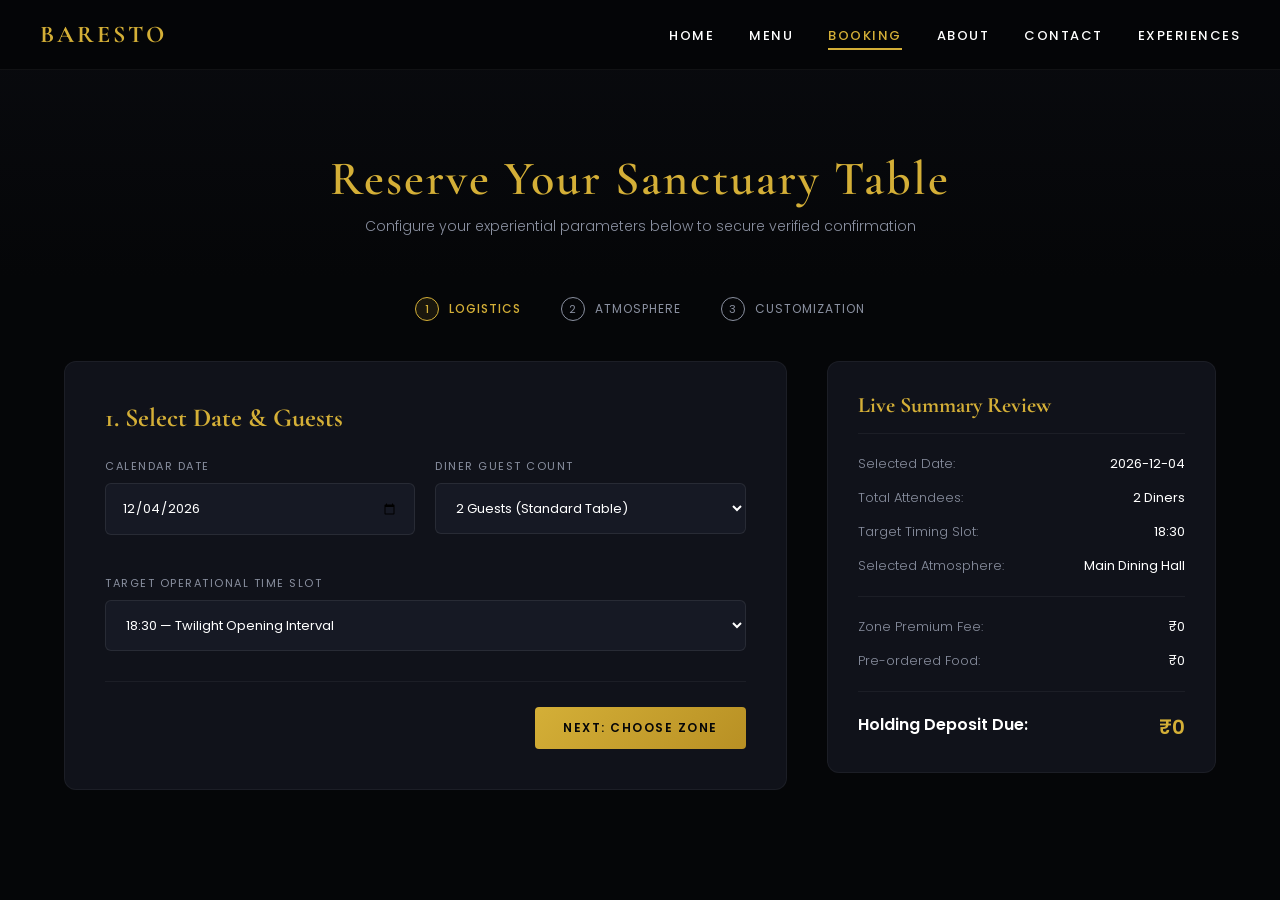
<file: booking.html>
<!DOCTYPE html>
<html lang="en">
<head>
    <meta charset="UTF-8">
    <meta name="viewport" content="width=device-width, initial-scale=1.0">
    <title>BARESTO | Luxury Reservation Concierge</title>
    <link rel="stylesheet" href="css/style.css">
    <link href="https://fonts.googleapis.com/css2?family=Cormorant+Garamond:wght@400;600;700&family=Poppins:wght@300;400;500;600&display=swap" rel="stylesheet">
    <link rel="stylesheet" href="https://cdnjs.cloudflare.com/ajax/libs/font-awesome/6.5.0/css/all.min.css">
    
    <style>
        :root {
            --gold: #d4af37;
            --gold-dark: #b89024;
            --dark-bg: #050608;
            --card-bg: #10121a;
            --text-gray: #8a90a0;
            --input-bg: #161924;
            --border-color: rgba(255, 255, 255, 0.05);
        }

        * { margin: 0; padding: 0; box-sizing: border-box; }
        body { background-color: var(--dark-bg); font-family: 'Poppins', sans-serif; color: #ffffff; overflow-x: hidden; }

        /* ===== LUXURY NAVBAR ===== */
        .luxury-navbar {
            position: fixed;
            top: 0; left: 0; width: 100%;
            padding: 20px 40px;
            display: flex; justify-content: space-between; align-items: center;
            background: rgba(5, 6, 8, 0.95);
            backdrop-filter: blur(10px);
            border-bottom: 1px solid var(--border-color);
            z-index: 100;
        }
        .logo {
            font-family: 'Cormorant Garamond', serif;
            font-size: 24px; font-weight: 700; letter-spacing: 3px;
            color: var(--gold); text-transform: uppercase; text-decoration: none;
        }
        .nav-links { display: flex; gap: 35px; list-style: none; align-items: center; }
        .nav-links a {
            color: #ffffff; text-decoration: none; font-size: 13px;
            letter-spacing: 1.5px; text-transform: uppercase; transition: color 0.3s;
        }
        .nav-links a:hover, .nav-links a.active { color: var(--gold); }

        /* ===== HERO HEADER ===== */
        .booking-hero {
            padding: 150px 20px 40px 20px;
            text-align: center;
            background: linear-gradient(to bottom, rgba(16, 18, 26, 0.4), var(--dark-bg));
        }
        .booking-hero h1 {
            font-family: 'Cormorant Garamond', serif;
            font-size: 48px; color: var(--gold); font-weight: 600; letter-spacing: 2px;
        }
        .booking-hero p { color: var(--text-gray); font-size: 14px; margin-top: 8px; font-weight: 300; }

        /* ===== PROGRESS TRACKER BAR ===== */
        .progress-tracker {
            display: flex; justify-content: center; gap: 40px;
            max-width: 600px; margin: 20px auto 40px auto; padding: 0 20px;
        }
        .step-indicator {
            display: flex; align-items: center; gap: 10px; color: var(--text-gray);
            font-size: 12px; text-transform: uppercase; letter-spacing: 1px; transition: all 0.3s;
        }
        .step-indicator.active { color: var(--gold); font-weight: 500; }
        .step-number {
            width: 24px; height: 24px; border: 1px solid var(--text-gray);
            border-radius: 50%; display: flex; justify-content: center; align-items: center; font-size: 11px;
        }
        .step-indicator.active .step-number { border-color: var(--gold); background: rgba(212, 175, 55, 0.1); }

        /* ===== MAIN GRID CONTAINER ===== */
        .booking-container {
            max-width: 1200px; margin: 0 auto 100px auto; padding: 0 24px;
            display: grid; grid-template-columns: 1.3fr 0.7fr; gap: 40px; align-items: start;
        }
        @media (max-width: 992px) { .booking-container { grid-template-columns: 1fr; } }

        /* ===== WIZARD CONTENT BOXES ===== */
        .wizard-panel { background: var(--card-bg); border: 1px solid var(--border-color); border-radius: 12px; padding: 40px; }
        .wizard-step-content { display: none; }
        .wizard-step-content.active { display: block; animation: fadeIn 0.4s ease; }
        
        .wizard-panel h3 { font-family: 'Cormorant Garamond', serif; font-size: 26px; color: var(--gold); margin-bottom: 25px; }

        /* Form Controls */
        .form-row { display: grid; grid-template-columns: 1fr 1fr; gap: 20px; margin-bottom: 20px; }
        @media (max-width: 600px) { .form-row { grid-template-columns: 1fr; } }
        
        .input-group { margin-bottom: 20px; }
        .input-group label { display: block; font-size: 11px; text-transform: uppercase; letter-spacing: 1.5px; color: var(--text-gray); margin-bottom: 8px; }
        .form-control {
            width: 100%; background: var(--input-bg); border: 1px solid rgba(255,255,255,0.08);
            padding: 14px 16px; border-radius: 6px; color: #fff; font-family: 'Poppins', sans-serif; font-size: 13px; outline: none; transition: all 0.3s;
        }
        .form-control:focus { border-color: var(--gold); }

        /* ===== INTERACTIVE CARD FLOOR CHOICES ===== */
        .floor-grid { display: grid; grid-template-columns: repeat(3, 1fr); gap: 15px; margin-bottom: 25px; }
        @media (max-width: 768px) { .floor-grid { grid-template-columns: 1fr; } }
        
        .floor-card {
            background: var(--input-bg); border: 1px solid rgba(255,255,255,0.05); border-radius: 8px;
            padding: 20px 15px; text-align: center; cursor: pointer; transition: all 0.3s ease;
        }
        .floor-card i { font-size: 24px; color: var(--text-gray); margin-bottom: 12px; transition: color 0.3s; }
        .floor-card h4 { font-family: 'Cormorant Garamond', serif; font-size: 18px; margin-bottom: 6px; }
        .floor-card p { font-size: 11px; color: var(--text-gray); font-weight: 300; }
        
        .floor-card:hover, .floor-card.selected { border-color: var(--gold); transform: translateY(-3px); }
        .floor-card.selected i { color: var(--gold); }
        .floor-card.selected { background: rgba(212, 175, 55, 0.03); box-shadow: 0 5px 15px rgba(212,175,55,0.05); }

        /* ===== INTERACTIVE PRE-ORDER FOOD ITEMS ===== */
        .menu-preorder-list { display: flex; flex-direction: column; gap: 15px; }
        .preorder-item {
            display: flex; align-items: center; justify-content: space-between;
            background: var(--input-bg); border: 1px solid rgba(255,255,255,0.05);
            border-radius: 8px; padding: 15px 20px; cursor: pointer; transition: all 0.3s;
        }
        .preorder-item:hover, .preorder-item.selected { border-color: var(--gold); }
        .preorder-item.selected { background: rgba(212, 175, 55, 0.02); }
        .preorder-left { display: flex; align-items: center; gap: 15px; }
        .preorder-checkbox {
            width: 18px; height: 18px; border: 1px solid var(--gold); border-radius: 4px;
            display: flex; align-items: center; justify-content: center; font-size: 10px; color: transparent;
        }
        .preorder-item.selected .preorder-checkbox { background: var(--gold); color: #050608; }
        .preorder-info h5 { font-family: 'Cormorant Garamond', serif; font-size: 18px; color: #fff; }
        .preorder-info p { font-size: 11px; color: var(--text-gray); font-weight: 300; }
        .preorder-price { font-size: 14px; color: var(--gold); font-weight: 500; }

        /* Navigation Buttons Control Panel */
        .btn-row { display: flex; justify-content: space-between; margin-top: 30px; border-top: 1px solid var(--border-color); padding-top: 25px; }
        .wizard-btn {
            background: transparent; border: 1px solid var(--text-gray); color: #fff;
            padding: 12px 28px; border-radius: 4px; font-size: 12px; font-weight: 500;
            text-transform: uppercase; letter-spacing: 1.5px; cursor: pointer; transition: all 0.3s;
        }
        .wizard-btn.next-btn { background: linear-gradient(135deg, var(--gold), var(--gold-dark)); color: #050608; border: none; font-weight: 600; margin-left: auto; }
        .wizard-btn:hover { transform: translateY(-2px); }
        .wizard-btn.next-btn:hover { box-shadow: 0 5px 15px rgba(212,175,55,0.3); }

        /* ===== RIGHT PANEL LIVE SUMMARY PANEL ===== */
        .summary-panel {
            background: var(--card-bg); border: 1px solid var(--border-color);
            border-radius: 12px; padding: 30px; position: sticky; top: 120px;
        }
        .summary-panel h4 { font-family: 'Cormorant Garamond', serif; font-size: 22px; color: var(--gold); border-bottom: 1px solid var(--border-color); padding-bottom: 15px; margin-bottom: 20px; }
        .summary-row { display: flex; justify-content: space-between; margin-bottom: 14px; font-size: 13px; }
        .summary-row span:first-child { color: var(--text-gray); font-weight: 300; }
        .summary-divider { height: 1px; background: var(--border-color); margin: 20px 0; }
        .summary-total { display: flex; justify-content: space-between; font-size: 16px; font-weight: 600; color: #fff; }
        .summary-total .total-amount { color: var(--gold); font-size: 20px; }

        /* ===== LUXURY OVERLAY DIALOG MODAL ===== */
        .luxury-modal-overlay {
            position: fixed; top: 0; left: 0; width: 100%; height: 100%;
            background: rgba(5, 6, 8, 0.85); backdrop-filter: blur(8px);
            display: flex; justify-content: center; align-items: center;
            z-index: 99999; opacity: 0; visibility: hidden; transition: all 0.4s ease;
        }
        .luxury-modal-overlay.active { opacity: 1; visibility: visible; }
        .luxury-modal-card {
            background: #10121a; border: 1px solid rgba(212, 175, 55, 0.25);
            border-radius: 16px; padding: 40px 30px; max-width: 420px; width: 90%; text-align: center;
            box-shadow: 0 25px 60px rgba(0, 0, 0, 0.8); transform: scale(0.7); transition: transform 0.4s cubic-bezier(0.175, 0.885, 0.32, 1.25);
        }
        .luxury-modal-overlay.active .luxury-modal-card { transform: scale(1); }
        .modal-icon-circle { width: 70px; height: 70px; background: rgba(212, 175, 55, 0.1); border: 1px solid #d4af37; border-radius: 50%; display: flex; justify-content: center; align-items: center; margin: 0 auto 20px auto; }
        .modal-icon-circle i { font-size: 32px; color: #d4af37; }
        .luxury-modal-card h3 { font-family: 'Cormorant Garamond', serif; font-size: 28px; color: #ffffff; margin-bottom: 12px; }
        .luxury-modal-card p { font-size: 13px; color: #8a90a0; line-height: 1.6; margin-bottom: 30px; font-weight: 300; }
        .modal-dismiss-btn { width: 100%; background: linear-gradient(135deg, #d4af37, #b89024); border: none; color: #050608; padding: 14px; border-radius: 6px; font-size: 13px; font-weight: 600; text-transform: uppercase; letter-spacing: 2px; cursor: pointer; }

        @keyframes fadeIn { from { opacity: 0; transform: translateY(8px); } to { opacity: 1; transform: translateY(0); } }
    </style>
</head>
<body>

    <nav class="luxury-navbar">
        <a href="index.html" class="logo">BARESTO</a>
        <ul class="nav-links">
            <li><a href="home.html">Home</a></li>
            <li><a href="menu.html">Menu</a></li>
            <li><a href="booking.html" class="active">Booking</a></li>
            <li><a href="about.html">About</a></li>
            <li><a href="Contact.html">Contact</a></li>
            <li><a href="experiences.html">Experiences</a></li>
        </ul>
    </nav>

    <header class="booking-hero">
        <h1>Reserve Your Sanctuary Table</h1>
        <p>Configure your experiential parameters below to secure verified confirmation</p>
    </header>

    <div class="progress-tracker">
        <div class="step-indicator active" id="indicator1"><span class="step-number">1</span> Logistics</div>
        <div class="step-indicator" id="indicator2"><span class="step-number">2</span> Atmosphere</div>
        <div class="step-indicator" id="indicator3"><span class="step-number">3</span> Customization</div>
    </div>

    <main class="booking-container">
        
        <div class="wizard-panel">
            <form id="masterBookingForm" onsubmit="executeBookingProcess(event)">
                
                <div class="wizard-step-content active" id="step1">
                    <h3>1. Select Date & Guests</h3>
                    <div class="form-row">
                        <div class="input-group">
                            <label>Calendar Date</label>
                            <input type="date" class="form-control" id="bookDate" required onchange="updateLiveReviewSummary()">
                        </div>
                        <div class="input-group">
                            <label>Diner Guest Count</label>
                            <select class="form-control" id="bookGuests" onchange="updateLiveReviewSummary()">
                                <option value="2">2 Guests (Standard Table)</option>
                                <option value="4">4 Guests (Lounge Square)</option>
                                <option value="6">6 Guests (Grand Sovereign)</option>
                                <option value="8">8+ Guests (Royal Hall Banquet)</option>
                            </select>
                        </div>
                    </div>
                    <div class="input-group">
                        <label>Target Operational Time Slot</label>
                        <select class="form-control" id="bookTime" onchange="updateLiveReviewSummary()">
                            <option value="18:30">18:30 — Twilight Opening Interval</option>
                            <option value="20:00">20:00 — Prime Gastronomy Session</option>
                            <option value="21:45">21:45 — Late Midnight Soiree</option>
                        </select>
                    </div>
                    <div class="btn-row">
                        <button type="button" class="wizard-btn next-btn" onclick="navigateWizardSteps(2)">Next: Choose Zone</button>
                    </div>
                </div>

                <div class="wizard-step-content" id="step2">
                    <h3>2. Select Dining Atmosphere Floor Zone</h3>
                    <p style="color: var(--text-gray); font-size:12px; margin-bottom:20px; font-weight:300;">Each distinct zone offers completely tailored operational aesthetics:</p>
                    
                    <div class="floor-grid">
                        <div class="floor-card selected" id="zoneMain" onclick="selectFloorZone('Main Dining Hall', 0, 'zoneMain')">
                            <i class="fa-solid fa-utensils"></i>
                            <h4>Main Dining</h4>
                            <p>Grand piano venue ambiance, standard fee rules.</p>
                            <span style="color:var(--gold); font-size:11px; margin-top:5px; display:block;">Deposit: ₹0</span>
                        </div>
                        <div class="floor-card" id="zoneVIP" onclick="selectFloorZone('VIP Velvet Lounge', 2500, 'zoneVIP')">
                            <i class="fa-solid fa-gem"></i>
                            <h4>VIP Lounge</h4>
                            <p>Private curtains, personal butler service tier.</p>
                            <span style="color:var(--gold); font-size:11px; margin-top:5px; display:block;">Deposit: +₹2,500</span>
                        </div>
                        <div class="floor-card" id="zoneTerrace" onclick="selectFloorZone('Skyline Deck Terrace', 1500, 'zoneTerrace')">
                            <i class="fa-solid fa-cloud-sun"></i>
                            <h4>Open Terrace</h4>
                            <p>Panoramic skyline views, fresh open-air seating.</p>
                            <span style="color:var(--gold); font-size:11px; margin-top:5px; display:block;">Deposit: +₹1,500</span>
                        </div>
                    </div>
                    
                    <input type="hidden" id="selectedZoneValue" value="Main Dining Hall">
                    <input type="hidden" id="selectedZoneCost" value="0">

                    <div class="btn-row">
                        <button type="button" class="wizard-btn" onclick="navigateWizardSteps(1)">Back</button>
                        <button type="button" class="wizard-btn next-btn" onclick="navigateWizardSteps(3)">Next: Pre-Order Menu</button>
                    </div>
                </div>

                <div class="wizard-step-content" id="step3">
                    <h3>3. Optional Pre-Order Experience Menus</h3>
                    <p style="color: var(--text-gray); font-size:12px; margin-bottom:20px; font-weight:300;">Pre-select signature tasting menus to bypass wait-times upon arrival:</p>
                    
                    <div class="menu-preorder-list">
                        <div class="preorder-item" id="itemSeafood" onclick="togglePreorderItem('itemSeafood', 'Oceanic Symphony Tier', 4500)">
                            <div class="preorder-left">
                                <div class="preorder-checkbox"><i class="fa-solid fa-check"></i></div>
                                <div class="preorder-info">
                                    <h5>Oceanic Symphony Tasting Menu</h5>
                                    <p>Includes Butter Poached Lobster, Caviar Medleys, Premium Wine pairings.</p>
                                </div>
                            </div>
                            <div class="preorder-price">₹4,500</div>
                        </div>

                        <div class="preorder-item" id="itemTruffle" onclick="togglePreorderItem('itemTruffle', 'Grand Truffle Feast', 3800)">
                            <div class="preorder-left">
                                <div class="preorder-checkbox"><i class="fa-solid fa-check"></i></div>
                                <div class="preorder-info">
                                    <h5>Grand Truffle & Wagyu Feast</h5>
                                    <p>Dry-aged ribeye steaks paired alongside freshly shaven winter black truffles.</p>
                                </div>
                            </div>
                            <div class="preorder-price">₹3,800</div>
                        </div>
                    </div>

                    <div class="btn-row">
                        <button type="button" class="wizard-btn" onclick="navigateWizardSteps(2)">Back</button>
                        <button type="submit" class="wizard-btn next-btn" id="submitBookingBtn">Complete Luxury Reservation</button>
                    </div>
                </div>

            </form>
        </div>

        <div class="summary-panel">
            <h4>Live Summary Review</h4>
            <div class="summary-row"><span>Selected Date:</span><span id="sumDate">Not Configured</span></div>
            <div class="summary-row"><span>Total Attendees:</span><span id="sumGuests">2 Diners</span></div>
            <div class="summary-row"><span>Target Timing Slot:</span><span id="sumTime">18:30</span></div>
            <div class="summary-row"><span>Selected Atmosphere:</span><span id="sumZone">Main Dining Hall</span></div>
            
            <div class="summary-divider"></div>
            <div class="summary-row"><span>Zone Premium Fee:</span><span id="sumZoneCost">₹0</span></div>
            <div class="summary-row"><span>Pre-ordered Food:</span><span id="sumMenuCost">₹0</span></div>
            
            <div class="summary-divider"></div>
            <div class="summary-total">
                <span>Holding Deposit Due:</span>
                <span class="total-amount" id="sumTotalInvoice">₹0</span>
            </div>
        </div>

    </main>

    <div class="luxury-modal-overlay" id="luxuryModal">
        <div class="luxury-modal-card">
            <div class="modal-icon-circle"><i class="fa-solid fa-circle-check"></i></div>
            <h3>Reservation Logged</h3>
            <p id="modalFeedbackText">Your secure verification transaction sequence completes successfully.</p>
            <button class="modal-dismiss-btn" onclick="closeLuxurySuccessWindow()">Enter Dashboard</button>
        </div>
    </div>

    <script>
        let currentActiveStep = 1;
        let selectedPreorderedItems = [];
        let runningTotalMenuCost = 0;

        document.addEventListener("DOMContentLoaded", function() {
            // Secure calendar boundary checks: Enforce that users can only select current or future dates
            const today = new Date().toISOString().split('T')[0];
            document.getElementById('bookDate').min = today;
            document.getElementById('bookDate').value = today;
            updateLiveReviewSummary();
        });

        /* ===== CLIENT PROFILE HEADER CONTROL PANEL ===== */
        document.addEventListener("DOMContentLoaded", function() {
            const profileZone = document.getElementById("user-profile-zone");
            if (!profileZone) return;

            const username = localStorage.getItem("baresto_user_name");

            if (username) {
                const initialLetter = username.charAt(0).toUpperCase();
                
                // Update welcome greetings across all slides using a class selector
                const userGreetings = document.querySelectorAll(".welcomeGreetingClass");
                userGreetings.forEach(greetingTarget => {
                    greetingTarget.innerText = `Welcome Back, ${username}`;
                });

                profileZone.innerHTML = `
                    <div class="user-profile-badge" onclick="toggleProfileDropdown(event)" style="display: flex; align-items: center; gap: 10px; cursor: pointer; position: relative;">
                        <div class="profile-avatar-initial" style="width: 32px; height: 32px; background: linear-gradient(135deg, #d4af37, #b89024); border-radius: 50%; display: flex; justify-content: center; align-items: center; color: #050608; font-weight: 600; font-size: 14px;">
                            ${initialLetter}
                        </div>
                        <span class="profile-name" style="color: #ffffff; font-size: 13px; font-weight: 500;">${username}</span>
                        <i class="fa-solid fa-chevron-down profile-arrow" style="font-size: 10px; color: #d4af37;"></i>
                        
                        <div class="profile-dropdown-menu" id="navDropdown">
                            <a href="booking.html"><i class="fa-solid fa-utensils"></i> Book Table</a>
                            <a href="#" onclick="executeAppLogout(event)"><i class="fa-solid fa-right-from-bracket"></i> Sign Out</a>
                        </div>
                    </div>
                `;
            } else {
                profileZone.innerHTML = `<a href="index.html" class="btn primary" style="padding: 6px 16px; font-size: 12px; text-decoration: none;">Sign In</a>`;
            }
        });

        function toggleProfileDropdown(e) {
            e.stopPropagation();
            const dropdown = document.getElementById("navDropdown");
            if (dropdown) dropdown.classList.toggle("active");
        }

        function executeAppLogout(e) {
            e.preventDefault();
            localStorage.removeItem("baresto_user_name"); 
            window.location.href = "index.html"; 
        }

        window.onclick = function() {
            const dropdown = document.getElementById("navDropdown");
            if (dropdown) dropdown.classList.remove("active");
        }
        
        function navigateWizardSteps(targetStep) {
            // Hide running open sheets
            document.getElementById(`step${currentActiveStep}`).classList.remove('active');
            document.getElementById(`indicator${currentActiveStep}`).classList.remove('active');
            
            // Re-route framework targeting array assignments
            currentActiveStep = targetStep;
            
            // Display targeted visual screens
            document.getElementById(`step${currentActiveStep}`).classList.add('active');
            document.getElementById(`indicator${currentActiveStep}`).classList.add('active');
        }

        function selectFloorZone(zoneName, calculatedPremiumFee, activeCardId) {
            // Remove selection styling states across floor map components
            document.querySelectorAll('.floor-card').forEach(card => card.classList.remove('selected'));
            
            // Add custom active tracking boundary wrappers
            document.getElementById(activeCardId).classList.add('selected');
            
            // Inject values hidden from processing nodes
            document.getElementById('selectedZoneValue').value = zoneName;
            document.getElementById('selectedZoneCost').value = calculatedPremiumFee;
            
            updateLiveReviewSummary();
        }

        function togglePreorderItem(elementId, labelName, elementCostValue) {
            const itemElement = document.getElementById(elementId);
            const indexValuePointer = selectedPreorderedItems.indexOf(labelName);

            if (indexValuePointer > -1) {
                // Remove item if it was already selected
                selectedPreorderedItems.splice(indexValuePointer, 1);
                runningTotalMenuCost -= elementCostValue;
                itemElement.classList.remove('selected');
            } else {
                // Add new item configuration parameters
                selectedPreorderedItems.push(labelName);
                runningTotalMenuCost += elementCostValue;
                itemElement.classList.add('selected');
            }
            updateLiveReviewSummary();
        }

        function updateLiveReviewSummary() {
            const chosenDate = document.getElementById('bookDate').value;
            const chosenGuests = document.getElementById('bookGuests').value;
            const chosenTime = document.getElementById('bookTime').value;
            const chosenZone = document.getElementById('selectedZoneValue').value;
            const zoneCost = parseInt(document.getElementById('selectedZoneCost').value) || 0;

            // Render live content directly inside summary sheet card components
            document.getElementById('sumDate').innerText = chosenDate || "Choose Date";
            document.getElementById('sumGuests').innerText = `${chosenGuests} Diners`;
            document.getElementById('sumTime').innerText = chosenTime;
            document.getElementById('sumZone').innerText = chosenZone;
            
            document.getElementById('sumZoneCost').innerText = `₹${zoneCost.toLocaleString('en-IN')}`;
            document.getElementById('sumMenuCost').innerText = `₹${runningTotalMenuCost.toLocaleString('en-IN')}`;

            // Calculate aggregate financial liabilities
            const grandTotalHoldingInvoice = zoneCost + runningTotalMenuCost;
            document.getElementById('sumTotalInvoice').innerText = `₹${grandTotalHoldingInvoice.toLocaleString('en-IN')}`;
        }

        function executeBookingProcess(event) {
            event.preventDefault();
            
            const submitButton = document.getElementById("submitBookingBtn");
            const originalButtonText = submitButton.innerHTML;
            
            // Introduce a realistic loading state spinner
            submitButton.disabled = true;
            submitButton.innerHTML = `<i class="fa-solid fa-spinner fa-spin"></i> Processing Ledger...`;

            setTimeout(() => {
                const finalDate = document.getElementById('bookDate').value;
                const finalTime = document.getElementById('bookTime').value;
                const finalZone = document.getElementById('selectedZoneValue').value;
                
                // Construct final reservation payload details text string
                document.getElementById('modalFeedbackText').innerText = 
                    `Your premium reservation for a table in the [${finalZone}] on ${finalDate} at ${finalTime} has been securely verified and written into BARESTO's active ledger.`;

                // Display custom high-end overlay confirmation window container
                document.getElementById("luxuryModal").classList.add("active");

                // Reset button execution state variables
                submitButton.disabled = false;
                submitButton.innerHTML = originalButtonText;
            }, 1500); // 1.5-second simulation lock delay
        }

        function closeLuxurySuccessWindow() {
            document.getElementById("luxuryModal").classList.remove("active");
            document.getElementById("masterBookingForm").reset();
            
            // Return back tracking arrays to initial system configurations
            selectedPreorderedItems = [];
            runningTotalMenuCost = 0;
            document.querySelectorAll('.preorder-item').forEach(item => item.classList.remove('selected'));
            selectFloorZone('Main Dining Hall', 0, 'zoneMain');
            navigateWizardSteps(1);
        }
    </script>
</body>
</html>
</file>
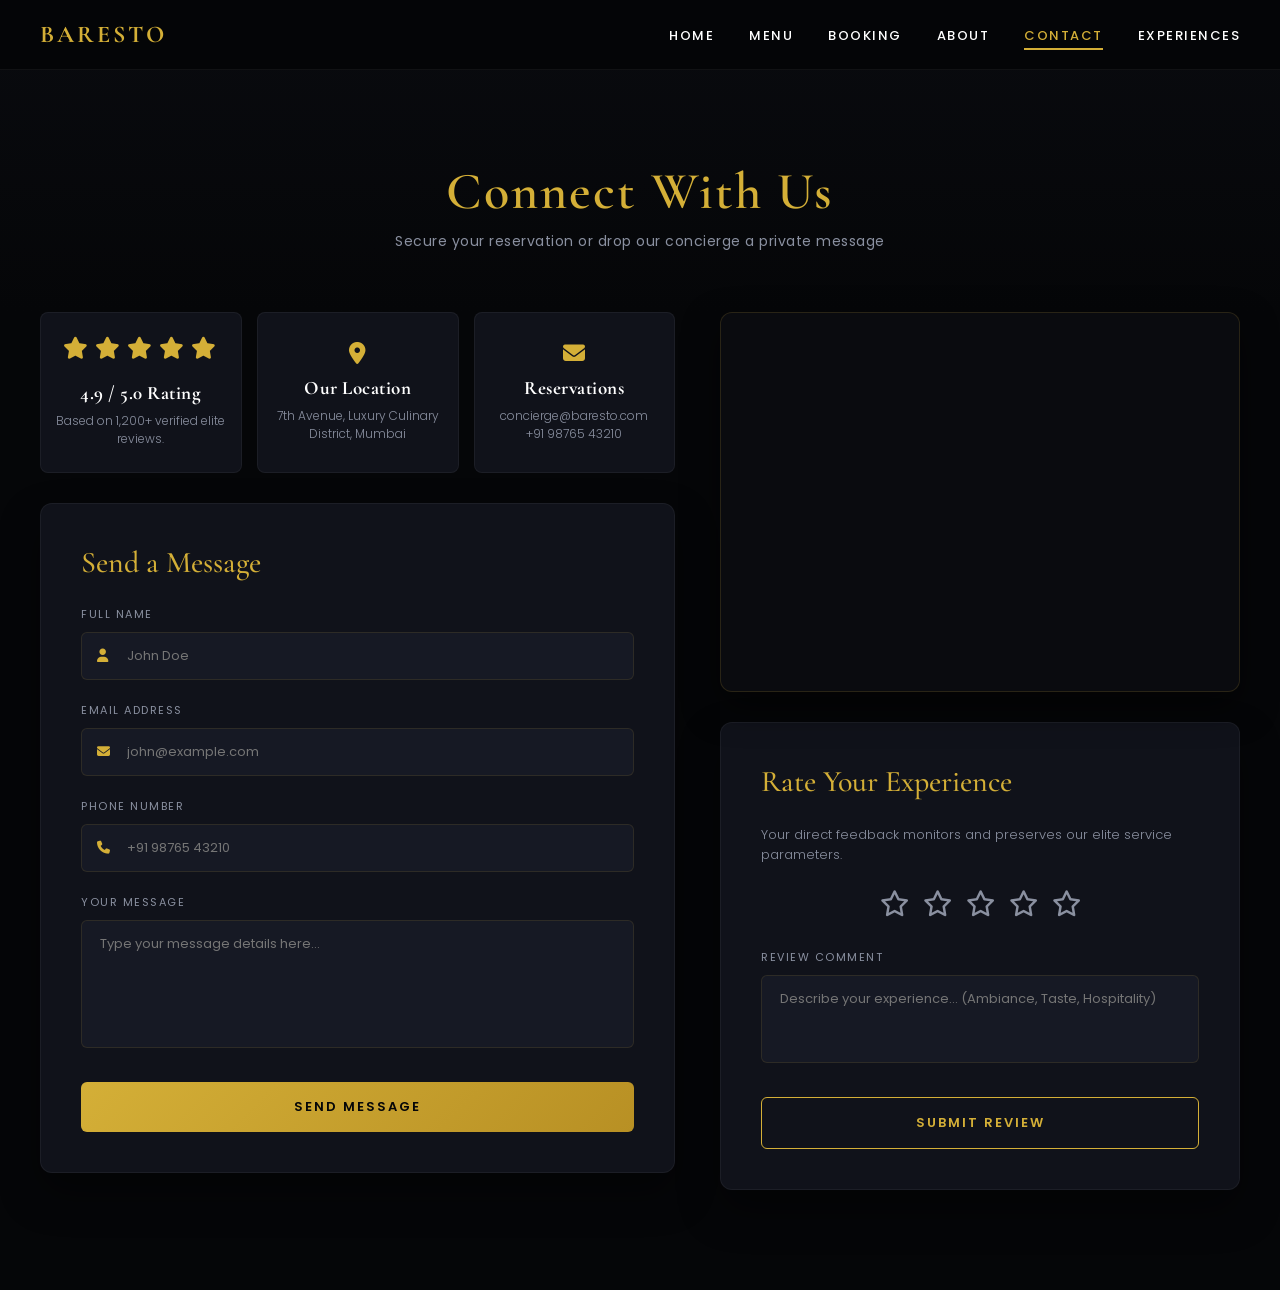
<file: Contact.html>
<!DOCTYPE html>
<html lang="en">
<head>
    <meta charset="UTF-8">
    <meta name="viewport" content="width=device-width, initial-scale=1.0">
    <title>BARESTO | Contact & Location</title>
    <link rel="stylesheet" href="css/style.css">
    <link href="https://fonts.googleapis.com/css2?family=Cormorant+Garamond:wght@400;600;700&family=Poppins:wght@300;400;500;600&display=swap" rel="stylesheet">
    <link rel="stylesheet" href="https://cdnjs.cloudflare.com/ajax/libs/font-awesome/6.5.0/css/all.min.css">
    
    <style>
        :root {
            --gold: #d4af37;
            --gold-dark: #b89024;
            --dark-bg: #050608;
            --card-bg: #10121a;
            --text-gray: #8a90a0;
            --input-bg: #161924;
            --border-color: rgba(255, 255, 255, 0.05);
        }

        * { margin: 0; padding: 0; box-sizing: border-box; }
        body { background-color: var(--dark-bg); font-family: 'Poppins', sans-serif; color: #ffffff; overflow-x: hidden; }

        /* ===== NAVIGATION BAR ===== */
        .luxury-navbar {
            position: fixed;
            top: 0; left: 0; width: 100%;
            padding: 20px 40px;
            display: flex; justify-content: space-between; align-items: center;
            background: rgba(5, 6, 8, 0.95);
            backdrop-filter: blur(10px);
            border-bottom: 1px solid var(--border-color);
            z-index: 100;
        }
        .logo {
            font-family: 'Cormorant Garamond', serif;
            font-size: 24px; font-weight: 700; letter-spacing: 3px;
            color: var(--gold); text-transform: uppercase; text-decoration: none;
        }
        .nav-links { display: flex; gap: 35px; list-style: none; align-items: center; }
        .nav-links a {
            color: #ffffff; text-decoration: none; font-size: 13px;
            letter-spacing: 1.5px; text-transform: uppercase; transition: color 0.3s;
        }
        .nav-links a:hover, .nav-links a.active { color: var(--gold); }

        /* ===== HERO HEADER ===== */
        .contact-hero {
            padding: 160px 20px 60px 20px;
            text-align: center;
            background: linear-gradient(to bottom, rgba(16, 18, 26, 0.4), var(--dark-bg));
        }
        .contact-hero h1 {
            font-family: 'Cormorant Garamond', serif;
            font-size: 52px; color: var(--gold); font-weight: 600; letter-spacing: 2px;
        }
        .contact-hero p { color: var(--text-gray); font-size: 14px; margin-top: 8px; letter-spacing: 0.5px; }

        /* ===== MAIN SPLIT CONTAINER WINDOW ===== */
        .contact-wrapper {
            max-width: 1250px;
            margin: 0 auto 100px auto;
            padding: 0 25px;
            display: grid;
            grid-template-columns: 1.1fr 0.9fr;
            gap: 45px;
            align-items: start;
        }

        @media (max-width: 992px) {
            .contact-wrapper { grid-template-columns: 1fr; gap: 50px; }
        }

        /* ===== LEFT PANEL PANELS ===== */
        .contact-left-panel {
            display: flex;
            flex-direction: column;
            gap: 30px;
        }

        /* Standardized Grid for Info Elements */
        .contact-meta-grid {
            display: grid;
            grid-template-columns: repeat(3, 1fr);
            gap: 15px;
        }

        @media (max-width: 600px) {
            .contact-meta-grid { grid-template-columns: 1fr; }
        }

        .info-card {
            background: var(--card-bg);
            border: 1px solid var(--border-color);
            border-radius: 8px;
            padding: 24px 15px;
            text-align: center;
            display: flex;
            flex-direction: column;
            justify-content: center;
            align-items: center;
            min-height: 160px;
        }
        .info-card i { font-size: 22px; color: var(--gold); margin-bottom: 12px; }
        .info-card h4 { font-family: 'Cormorant Garamond', serif; font-size: 19px; margin-bottom: 8px; color: #fff; letter-spacing: 0.5px; }
        .info-card p { font-size: 12px; color: var(--text-gray); line-height: 1.5; font-weight: 300; }

        .rating-card .stars {
            color: var(--gold);
            font-size: 12px;
            margin-bottom: 10px;
            letter-spacing: 2px;
        }

        /* Form Configuration Panels */
        .form-panel {
            background: var(--card-bg);
            border: 1px solid var(--border-color);
            border-radius: 12px;
            padding: 40px;
            box-shadow: 0 20px 40px rgba(0,0,0,0.4);
        }
        .form-panel h3 { font-family: 'Cormorant Garamond', serif; font-size: 30px; color: var(--gold); margin-bottom: 25px; font-weight: 500; }
        
        .input-group { margin-bottom: 22px; position: relative; }
        .input-group i { position: absolute; left: 16px; top: 43px; color: var(--gold); font-size: 13px; }
        .input-group label { display: block; font-size: 11px; text-transform: uppercase; letter-spacing: 1.5px; color: var(--text-gray); margin-bottom: 9px; }
        
        .form-control {
            width: 100%; background: var(--input-bg);
            border: 1px solid rgba(212, 175, 55, 0.12);
            padding: 13px 15px 13px 45px; border-radius: 6px;
            color: #ffffff; font-family: 'Poppins', sans-serif; font-size: 13px;
            outline: none; transition: all 0.3s ease;
        }
        .form-control:focus { border-color: var(--gold); box-shadow: 0 0 12px rgba(212, 175, 55, 0.15); }
        textarea.form-control { padding-left: 18px; resize: none; }

        .submit-btn {
            width: 100%; background: linear-gradient(135deg, var(--gold), var(--gold-dark));
            border: none; color: #050608; padding: 15px; border-radius: 6px;
            font-size: 13px; font-weight: 600; text-transform: uppercase; letter-spacing: 2px;
            cursor: pointer; transition: all 0.3s ease; margin-top: 5px;
        }
        .submit-btn:hover { transform: translateY(-2px); box-shadow: 0 8px 25px rgba(212,175,55,0.3); }

        /* Dynamic Interaction Star Layout row */
        .interactive-stars-row {
            display: flex; gap: 14px; margin-bottom: 25px; justify-content: center;
        }
        .star-clickable {
            font-size: 26px; color: var(--text-gray); cursor: pointer; transition: transform 0.2s, color 0.2s;
        }
        .star-clickable:hover { transform: scale(1.2); }
        .star-clickable.gold-star { color: var(--gold); }

        /* ===== RIGHT SIDE SYSTEM PANEL COLUMN ===== */
        .contact-right-panel {
            display: flex;
            flex-direction: column;
            gap: 30px;
        }

        /* Separate, clean Map Wrapper Block Frame */
        .map-frame-holder {
            position: relative;
            width: 100%;
            height: 380px;
            border-radius: 12px;
            overflow: hidden;
            border: 1px solid rgba(212, 175, 55, 0.15);
            box-shadow: 0 15px 35px rgba(0,0,0,0.5);
            background: #0b0c10;
        }
        .map-frame-holder iframe { width: 100%; height: 100%; border: 0; }
        .map-dark-overlay {
            position: absolute; top: 0; left: 0; width: 100%; height: 100%;
            background: rgba(5, 6, 8, 0.08); pointer-events: none;
        }

        /* ===== GLOBAL TOAST MODULE WINDOWS ===== */
        .toast-container {
            position: fixed; bottom: 30px; right: 30px; z-index: 9999;
            display: flex; flex-direction: column; gap: 15px; pointer-events: none;
        }
        .luxury-toast {
            pointer-events: auto; background: rgba(16, 18, 26, 0.98); backdrop-filter: blur(15px);
            border: 1px solid var(--gold); padding: 18px 24px; border-radius: 8px;
            min-width: 320px; max-width: 420px; box-shadow: 0 15px 40px rgba(0, 0, 0, 0.6);
            display: flex; align-items: flex-start; gap: 15px;
            transform: translateX(120%); transition: transform 0.4s cubic-bezier(0.175, 0.885, 0.32, 1.275), opacity 0.4s; opacity: 0;
        }
        .luxury-toast.show { transform: translateX(0); opacity: 1; }
        .toast-icon { color: var(--gold); font-size: 18px; margin-top: 2px; }
        .toast-content { flex-grow: 1; }
        .toast-title { font-family: 'Cormorant Garamond', serif; font-size: 18px; font-weight: 600; color: #ffffff; margin-bottom: 3px; }
        .toast-message { font-size: 12px; color: var(--text-gray); line-height: 1.5; }
        .toast-close { background: transparent; border: none; color: rgba(255, 255, 255, 0.3); cursor: pointer; font-size: 14px; }
        .toast-close:hover { color: #ffffff; }
    </style>
</head>
<body>

    <nav class="luxury-navbar">
        <a href="home.html" class="logo">BARESTO</a>
        <ul class="nav-links">
            <li><a href="home.html">Home</a></li>
            <li><a href="menu.html">Menu</a></li>
            <li><a href="booking.html">Booking</a></li>
            <li><a href="home.html#about">About</a></li>
            <li><a href="contact.html" class="active">Contact</a></li>
            <li><a href="experiences.html">Experiences</a></li>
        </ul>
    </nav>

    <header class="contact-hero">
        <h1>Connect With Us</h1>
        <p>Secure your reservation or drop our concierge a private message</p>
    </header>

    <main class="contact-wrapper">
        
        <div class="contact-left-panel">
            
            <div class="contact-meta-grid">
                <div class="info-card rating-card">
                    <div class="stars">
                        <i class="fa-solid fa-star"></i>
                        <i class="fa-solid fa-star"></i>
                        <i class="fa-solid fa-star"></i>
                        <i class="fa-solid fa-star"></i>
                        <i class="fa-solid fa-star"></i>
                    </div>
                    <h4>4.9 / 5.0 Rating</h4>
                    <p>Based on 1,200+ verified elite reviews.</p>
                </div>

                <div class="info-card">
                    <i class="fa-solid fa-location-dot"></i>
                    <h4>Our Location</h4>
                    <p>7th Avenue, Luxury Culinary District, Mumbai</p>
                </div>

                <div class="info-card">
                    <i class="fa-solid fa-envelope"></i>
                    <h4>Reservations</h4>
                    <p>concierge@baresto.com<br>+91 98765 43210</p>
                </div>
            </div>

            <div class="form-panel">
                <h3>Send a Message</h3>
                <form id="contactForm" onsubmit="handleFormSubmission(event)">
                    <div class="input-group">
                        <label>Full Name</label>
                        <i class="fa-solid fa-user"></i>
                        <input type="text" class="form-control" required placeholder="John Doe">
                    </div>
                    <div class="input-group">
                        <label>Email Address</label>
                        <i class="fa-solid fa-envelope"></i>
                        <input type="email" class="form-control" required placeholder="john@example.com">
                    </div>
                    <div class="input-group">
                        <label>Phone Number</label>
                        <i class="fa-solid fa-phone"></i>
                        <input type="tel" class="form-control" required placeholder="+91 98765 43210">
                    </div>
                    <div class="input-group">
                        <label>Your Message</label>
                        <textarea class="form-control" rows="5" required placeholder="Type your message details here..."></textarea>
                    </div>
                    <button type="submit" class="submit-btn">Send Message</button>
                </form>
            </div>
        </div>

        <div class="contact-right-panel">
            
            <div class="map-frame-holder">
                <iframe 
                    src="https://maps.google.com/maps?q=Nariman%20Point,%20Mumbai&t=&z=15&ie=UTF8&iwloc=&output=embed" 
                    loading="lazy" 
                    referrerpolicy="no-referrer-when-downgrade">
                </iframe>
                <div class="map-dark-overlay"></div>
            </div>

            <div class="form-panel">
                <h3>Rate Your Experience</h3>
                <p style="color: var(--text-gray); font-size: 13px; margin-bottom: 20px; font-weight: 300;">Your direct feedback monitors and preserves our elite service parameters.</p>
                
                <form id="ratingForm" onsubmit="handleRatingSubmission(event)">
                    <div class="interactive-stars-row">
                        <span class="star-clickable" data-value="1"><i class="fa-regular fa-star"></i></span>
                        <span class="star-clickable" data-value="2"><i class="fa-regular fa-star"></i></span>
                        <span class="star-clickable" data-value="3"><i class="fa-regular fa-star"></i></span>
                        <span class="star-clickable" data-value="4"><i class="fa-regular fa-star"></i></span>
                        <span class="star-clickable" data-value="5"><i class="fa-regular fa-star"></i></span>
                    </div>
                    <input type="hidden" id="selectedRatingValue" value="0">

                    <div class="input-group">
                        <label>Review Comment</label>
                        <textarea class="form-control" id="ratingComment" rows="3" required placeholder="Describe your experience... (Ambiance, Taste, Hospitality)"></textarea>
                    </div>
                    <button type="submit" class="submit-btn" style="background: transparent; border: 1px solid var(--gold); color: var(--gold);">Submit Review</button>
                </form>
            </div>
        </div>

    </main>

    <div class="toast-container" id="toastContainer"></div>

    <script>
        function showLuxuryToast(title, message, iconClass = "fa-circle-check") {
            const container = document.getElementById('toastContainer');
            const toast = document.createElement('div');
            toast.className = 'luxury-toast';
            toast.innerHTML = `
                <div class="toast-icon"><i class="fa-solid ${iconClass}"></i></div>
                <div class="toast-content">
                    <div class="toast-title">${title}</div>
                    <div class="toast-message">${message}</div>
                </div>
                <button class="toast-close" onclick="this.parentElement.remove()"><i class="fa-solid fa-xmark"></i></button>
            `;
            container.appendChild(toast);
            setTimeout(() => toast.classList.add('show'), 50);
            setTimeout(() => {
                toast.classList.remove('show');
                setTimeout(() => toast.remove(), 400);
            }, 4000);
        }

        function handleFormSubmission(event) {
            event.preventDefault();
            showLuxuryToast("Message Transmitted", "Your inquiry has been logged securely into the BARESTO concierge panel.");
            document.getElementById('contactForm').reset();
        }

        document.addEventListener("DOMContentLoaded", function() {
            const stars = document.querySelectorAll('.star-clickable');
            const ratingInput = document.getElementById('selectedRatingValue');

            stars.forEach((star, index) => {
                star.addEventListener('mouseover', () => highlightStars(index));
                star.addEventListener('mouseleave', () => {
                    const currentSavedRating = parseInt(ratingInput.value) - 1;
                    highlightStars(currentSavedRating);
                });
                star.addEventListener('click', () => {
                    ratingInput.value = star.getAttribute('data-value');
                    highlightStars(index);
                });
            });

            function highlightStars(limitIndex) {
                stars.forEach((s, idx) => {
                    const icon = s.querySelector('i');
                    if (idx <= limitIndex) {
                        s.classList.add('gold-star');
                        icon.className = 'fa-solid fa-star';
                    } else {
                        s.classList.remove('gold-star');
                        icon.className = 'fa-regular fa-star';
                    }
                });
            }
        });

        function handleRatingSubmission(event) {
            event.preventDefault();
            const finalScore = document.getElementById('selectedRatingValue').value;
            if (finalScore == "0") {
                showLuxuryToast("Rating Required", "Please select a star rating level before submitting.", "fa-circle-exclamation");
                return;
            }
            showLuxuryToast("Review Processed", `Thank you! Your ${finalScore}-star review has been registered into our database.`, "fa-star");
            document.getElementById('ratingForm').reset();
            document.getElementById('selectedRatingValue').value = "0";
            document.querySelectorAll('.star-clickable').forEach(s => {
                s.classList.remove('gold-star');
                s.querySelector('i').className = 'fa-regular fa-star';
            });
        }
    </script>
</body>
</html>
</file>
<file: css/style.css>
:root {
    --gold: #D4AF37;
    --gold-light: #F7E27C;
    --dark: #0B0C10;
    --dark2: #12141A;
    --text: #F5F5F5;
    --gray: #B8B8B8;
}

* {
    margin: 0;
    padding: 0;
    box-sizing: border-box;
    font-family: 'Poppins', sans-serif;
}

html {
    scroll-behavior: smooth;
}

body {
    background: var(--dark);
    color: var(--text);
    overflow-x: hidden;
}

/* ===== FIXED REALISTIC NAVBAR ===== */
.main-header {
    position: fixed;
    top: 0;
    left: 0;
    width: 100%;
    z-index: 1000;
    background: rgba(11, 12, 16, 0.75);
    backdrop-filter: blur(20px);
    -webkit-backdrop-filter: blur(20px);
    border-bottom: 1px solid rgba(255, 255, 255, 0.06);
    transition: all 0.4s ease;
}

.navbar {
    display: flex;
    justify-content: space-between;
    align-items: center;
    max-width: 1400px;
    margin: 0 auto;
    padding: 15px 40px;
}

.logo {
    font-family: 'Great Vibes', cursive;
    font-size: 38px;
    color: var(--gold);
    letter-spacing: 1px;
    text-decoration: none;
}

.nav-links {
    display: flex;
    gap: 35px;
    list-style: none;
}

.nav-links a {
    text-decoration: none;
    color: var(--gray);
    font-size: 13px;
    font-weight: 500;
    text-transform: uppercase;
    letter-spacing: 1.5px;
    position: relative;
    transition: color 0.3s ease;
}

.nav-links a:hover, .nav-links a.active {
    color: var(--gold);
}

.nav-links a::after {
    content: '';
    position: absolute;
    left: 0;
    bottom: -5px;
    width: 0;
    height: 2px;
    background: var(--gold);
    transition: width 0.3s ease;
}

.nav-links a:hover::after, .nav-links a.active::after {
    width: 100%;
}

.nav-icons {
    display: flex;
    align-items: center;
    gap: 25px;
}

.icon-link {
    color: var(--text);
    font-size: 16px;
    transition: transform 0.3s ease, color 0.3s ease;
}

.icon-link:hover {
    color: var(--gold);
    transform: translateY(-2px);
}

/* SEARCH FIELD UPGRADE */
.search-group {
    display: flex;
    align-items: center;
    position: relative;
}

.search-input {
    height: 38px;
    width: 180px;
    padding: 0 15px 0 38px;
    background: rgba(255, 255, 255, 0.05);
    border: 1px solid rgba(255, 255, 255, 0.1);
    border-radius: 30px;
    color: white;
    font-size: 12px;
    transition: all 0.3s ease;
}

.search-input:focus {
    width: 240px;
    border-color: var(--gold);
    background: rgba(255, 255, 255, 0.09);
    outline: none;
}

.search-icon {
    position: absolute;
    left: 14px;
    fill: var(--gray);
    width: 14px;
    height: 14px;
    pointer-events: none;
}

/* ===== HIGH-END AUTOMATIC SLIDER SYSTEM ===== */
.hero-slider {
    position: relative;
    width: 100%;
    height: 100vh;
    overflow: hidden;
    background: #000;
}

.slide {
    position: absolute;
    inset: 0;
    background-size: cover;
    background-position: center;
    display: flex;
    align-items: center;
    justify-content: center;
    z-index: 1;
    opacity: 0;
    /* Luxury, seamless slow dissolve curve execution */
    transform: scale(1.08);
    transition: transform 1.8s ease-in-out, opacity 1.5s ease-in-out;
}

/* Structural activation variables */
.slide.active {
    z-index: 2;
    opacity: 1;
    transform: scale(1);
}

.hero-content {
    text-align: center;
    max-width: 900px;
    padding: 0 20px;
}

/* Sequential element entry animation paths */
.hero-content h3, 
.hero-content h1, 
.hero-content p, 
.hero-content .buttons {
    opacity: 0;
    transform: translateY(30px);
    transition: transform 1.2s cubic-bezier(0.25, 1, 0.5, 1), 
                opacity 1.2s cubic-bezier(0.25, 1, 0.5, 1);
}

.slide.active .hero-content h3 { opacity: 1; transform: translateY(0); transition-delay: 0.4s; }
.slide.active .hero-content h1 { opacity: 1; transform: translateY(0); transition-delay: 0.6s; }
.slide.active .hero-content p  { opacity: 1; transform: translateY(0); transition-delay: 0.8s; }
.slide.active .buttons         { opacity: 1; transform: translateY(0); transition-delay: 1s; }

/* HERO CTA BUTTON PARAMETERS */
/* ===== FIXED HERO CTA BUTTONS & CONTAINER LAYOUT ===== */
.buttons {
    display: flex;
    justify-content: center;
    gap: 20px;
    margin-top: 25px; /* Clean, professional spacing right under the description paragraph */
}

.btn {
    padding: 14px 36px;
    border-radius: 30px;
    text-decoration: none;
    font-size: 13px;
    font-weight: 600;
    text-transform: uppercase;
    letter-spacing: 1px;
    transition: all 0.3s ease;
    display: inline-block; /* Ensures correct padding rendering inside the flex row container */
}

.btn.primary {
    background: linear-gradient(135deg, var(--gold), var(--gold-light));
    color: #000;
}

.btn.primary:hover {
    transform: translateY(-3px);
    box-shadow: 0 10px 20px rgba(212,175,55,0.3);
}

.btn.secondary {
    border: 1px solid var(--gold);
    color: #fff;
}

.btn.secondary:hover {
    background: var(--gold);
    color: #000;
    transform: translateY(-3px);
}

/* ===== SIGNATURE MENU PREVIEW ===== */
.menu-section {
    padding: 100px 40px;
    text-align: center;
    background: var(--dark2);
}

.section-title {
    font-family: 'Cormorant Garamond', serif;
    font-size: 42px;
    color: var(--gold);
    margin-bottom: 5px;
}

.section-subtitle {
    color: var(--gray);
    font-size: 15px;
    margin-bottom: 50px;
    font-style: italic;
}

.menu-grid {
    display: grid;
    grid-template-columns: repeat(auto-fit, minmax(300px, 1fr));
    gap: 30px;
    max-width: 1200px;
    margin: 0 auto;
}

/* REFINED INTERACTIVE MENU CARD SYSTEM */
.card {
    background: #181b24;
    border-radius: 15px;
    overflow: hidden;
    border: 1px solid rgba(255,255,255,0.03);
    box-shadow: 0 15px 35px rgba(0,0,0,0.4);
    cursor: pointer;
    transition: transform 0.4s cubic-bezier(0.165, 0.84, 0.44, 1), border-color 0.4s ease;
}

.card-img-wrapper {
    position: relative;
    width: 100%;
    height: 240px;
    overflow: hidden;
}

.card-img-wrapper img {
    width: 100%;
    height: 100%;
    object-fit: cover;
    transition: transform 0.6s ease;
}

.img-overlay {
    position: absolute;
    inset: 0;
    background: rgba(0,0,0,0.4);
    display: flex;
    justify-content: center;
    align-items: center;
    opacity: 0;
    color: #fff;
    font-size: 20px;
    transition: opacity 0.3s ease;
}

.card:hover {
    transform: translateY(-8px);
    border-color: var(--gold);
}

.card:hover .card-img-wrapper img {
    transform: scale(1.08);
}

.card:hover .img-overlay {
    opacity: 1;
}

.card-body {
    padding: 25px;
    text-align: left;
}

.card-body h3 {
    font-size: 20px;
    color: #fff;
    margin-bottom: 8px;
    font-weight: 500;
}

.card-body p {
    font-size: 13px;
    color: var(--gray);
    line-height: 1.5;
    margin-bottom: 15px;
}

.card-body span {
    font-size: 18px;
    font-weight: 600;
    color: var(--gold);
}

/* ===== FLOATING RESERVE CTA KEY BUTTON ===== */
.book-btn {
    position: fixed;
    bottom: 30px;
    right: 30px;
    background: linear-gradient(135deg, var(--gold), var(--gold-light));
    color: black;
    padding: 14px 28px;
    border-radius: 50px;
    font-size: 13px;
    font-weight: 600;
    text-transform: uppercase;
    letter-spacing: 0.5px;
    cursor: pointer;
    box-shadow: 0 10px 30px rgba(212,175,55,0.3);
    transition: all 0.3s cubic-bezier(0.175, 0.885, 0.32, 1.275);
    z-index: 99;
}

.book-btn:hover {
    transform: scale(1.06) translateY(-2px);
}

/* ===== RESERVATION BOX MODAL LAYER ===== */
.overlay {
    position: fixed;
    inset: 0;
    background: rgba(0,0,0,0.7);
    backdrop-filter: blur(8px);
    -webkit-backdrop-filter: blur(8px);
    opacity: 0;
    visibility: hidden;
    transition: all 0.4s ease;
    z-index: 1001;
}

.overlay.active {
    opacity: 1;
    visibility: visible;
}

.modal {
    position: fixed;
    top: 50%;
    left: 50%;
    transform: translate(-50%, -45%) scale(0.9);
    background: #14171f;
    border: 1px solid rgba(212,175,55,0.2);
    padding: 40px;
    width: 100%;
    max-width: 420px;
    border-radius: 20px;
    box-shadow: 0 25px 50px rgba(0,0,0,0.6);
    opacity: 0;
    visibility: hidden;
    transition: all 0.4s cubic-bezier(0.165, 0.84, 0.44, 1);
    z-index: 1002;
    text-align: center;
}

.modal.active {
    opacity: 1;
    visibility: visible;
    transform: translate(-50%, -50%) scale(1);
}

.modal h2 {
    font-family: 'Cormorant Garamond', serif;
    font-size: 32px;
    color: var(--gold);
    margin-bottom: 5px;
}

.modal input, .modal select {
    width: 100%;
    padding: 14px 18px;
    margin: 10px 0;
    border: 1px solid rgba(255,255,255,0.08);
    outline: none;
    border-radius: 8px;
    background: rgba(0,0,0,0.25);
    color: white;
    font-size: 13px;
    transition: border-color 0.3s;
}

.modal input:focus, .modal select:focus {
    border-color: var(--gold);
}

.modal button {
    width: 100%;
    padding: 14px;
    margin-top: 15px;
    background: linear-gradient(135deg, var(--gold), var(--gold-light));
    border: none;
    color: black;
    font-weight: 600;
    border-radius: 8px;
    text-transform: uppercase;
    font-size: 12px;
    letter-spacing: 1px;
    cursor: pointer;
    transition: all 0.3s;
}

.modal button:hover {
    filter: brightness(1.1);
}

.close {
    position: absolute;
    top: 15px;
    right: 20px;
    font-size: 28px;
    cursor: pointer;
    color: var(--gray);
    transition: color 0.2s;
}

.close:hover { color: #fff; }

/* ===== MEDIA GALLERY LIGHTBOX ===== */
.lightbox {
    position: fixed;
    inset: 0;
    background: rgba(4, 5, 7, 0.95);
    display: flex;
    justify-content: center;
    align-items: center;
    opacity: 0;
    visibility: hidden;
    transition: all 0.4s ease;
    z-index: 2000;
}

.lightbox.active {
    opacity: 1;
    visibility: visible;
}

.lightbox-content {
    max-width: 800px;
    width: 90%;
    background: #12141a;
    border-radius: 12px;
    overflow: hidden;
    box-shadow: 0 30px 60px rgba(0,0,0,0.7);
    transform: scale(0.9);
    transition: transform 0.4s cubic-bezier(0.165, 0.84, 0.44, 1);
}

.lightbox.active .lightbox-content {
    transform: scale(1);
}

.lightbox-content img {
    width: 100%;
    max-height: 500px;
    object-fit: cover;
}

.lightbox-caption {
    padding: 25px;
    background: #12141a;
    border-top: 1px solid rgba(255,255,255,0.05);
}

.lightbox-title {
    font-family: 'Cormorant Garamond', serif;
    color: var(--gold);
    font-size: 28px;
    margin-bottom: 6px;
}

.lightbox-desc {
    color: var(--gray);
    font-size: 14px;
    line-height: 1.5;
}

.lightbox-close {
    position: absolute;
    top: 25px;
    right: 35px;
    color: white;
    font-size: 36px;
    cursor: pointer;
}
/* ===== BUTTON TRANSITIONS & LAYER HOVERS ===== */
.buttons {
    display: flex;
    gap: 20px;
    justify-content: center;
    margin-top: 30px;
}

.btn {
    position: relative;
    padding: 14px 32px;
    font-family: 'Poppins', sans-serif;
    font-size: 13px;
    font-weight: 600;
    text-transform: uppercase;
    letter-spacing: 2px;
    text-decoration: none;
    border-radius: 50px;
    transition: all 0.4s cubic-bezier(0.25, 0.8, 0.25, 1);
    overflow: hidden;
    z-index: 1;
}

/* Primary Button (Filled Gold Style) */
.btn.primary {
    background: linear-gradient(135deg, var(--gold), #b89021);
    color: #000000;
    border: 2px solid transparent;
    box-shadow: 0 4px 15px rgba(212, 175, 55, 0.2);
}

.btn.primary:hover {
    transform: translateY(-3px);
    box-shadow: 0 8px 25px rgba(212, 175, 55, 0.4);
    filter: brightness(1.1);
}

/* Secondary Button (Sleek Outline Style) */
.btn.secondary {
    background: transparent;
    color: #ffffff;
    border: 2px solid rgba(212, 175, 55, 0.4);
}

.btn.secondary:hover {
    color: #000000;
    border-color: var(--gold);
    transform: translateY(-3px);
    background: var(--gold);
    box-shadow: 0 8px 25px rgba(212, 175, 55, 0.3);
}

/* ===== MODERN POP-UP OVERLAY STYLE ===== */
.overlay {
    position: fixed;
    top: 0;
    left: 0;
    width: 100%;
    height: 100%;
    background: rgba(11, 12, 16, 0.6);
    backdrop-filter: blur(8px); /* Blurs out the main background for focus */
    -webkit-backdrop-filter: blur(8px);
    opacity: 0;
    visibility: hidden;
    transition: all 0.4s ease;
    z-index: 9998;
}

.overlay.active {
    opacity: 1;
    visibility: visible;
}

/* Luxury Modal Structure */
.modal {
    position: fixed;
    top: 50%;
    left: 50%;
    transform: translate(-50%, -45%) scale(0.95);
    background: #14171f;
    border: 1px solid rgba(212, 175, 55, 0.2);
    padding: 50px 40px;
    width: 90%;
    max-width: 460px;
    border-radius: 24px;
    box-shadow: 0 30px 70px rgba(0, 0, 0, 0.8);
    opacity: 0;
    visibility: hidden;
    transition: all 0.4s cubic-bezier(0.4, 0, 0.2, 1);
    z-index: 9999;
}

.modal.active {
    opacity: 1;
    visibility: visible;
    transform: translate(-50%, -50%) scale(1);
}
/* ===== MODERN TOAST NOTIFICATION CARD ===== */
.premium-toast {
    position: fixed;
    top: 30px;
    right: -400px; /* Hidden off-screen initially */
    background: #10121a;
    border-left: 4px solid #d4af37; /* Luxury Gold accent border */
    border-top: 1px solid rgba(255, 255, 255, 0.08);
    border-right: 1px solid rgba(255, 255, 255, 0.08);
    border-bottom: 1px solid rgba(255, 255, 255, 0.08);
    padding: 16px 24px;
    border-radius: 4px;
    box-shadow: 0 20px 40px rgba(0, 0, 0, 0.6);
    display: flex;
    align-items: center;
    gap: 14px;
    z-index: 1000;
    transition: right 0.5s cubic-bezier(0.175, 0.885, 0.32, 1.275);
}

.premium-toast.show {
    right: 30px; /* Smooth slide-in position */
}

.toast-icon {
    font-size: 20px;
    color: #d4af37;
    animation: pulseIcon 2s infinite ease-in-out;
}

.toast-content h4 {
    font-family: 'Cormorant Garamond', serif;
    font-size: 18px;
    color: #ffffff;
    font-weight: 600;
    letter-spacing: 0.5px;
}

.toast-content p {
    font-size: 12px;
    color: #c0c5d5;
    margin-top: 2px;
}

@keyframes pulseIcon {
    0%, 100% { transform: scale(1); opacity: 1; }
    50% { transform: scale(1.15); opacity: 0.8; }
}
/* Custom Profile Dropdown Configurations */
.profile-dropdown-menu {
    position: absolute;
    top: 45px;
    right: 0;
    background: #10121a;
    border: 1px solid rgba(212, 175, 55, 0.2);
    border-radius: 6px;
    width: 160px;
    display: none;
    flex-direction: column;
    box-shadow: 0 10px 30px rgba(0,0,0,0.5);
    overflow: hidden;
    z-index: 500;
}

.profile-dropdown-menu.active {
    display: flex;
}

.profile-dropdown-menu a {
    padding: 12px 16px;
    color: #c0c5d5 !important;
    font-size: 13px !important;
    text-decoration: none;
    display: flex;
    align-items: center;
    gap: 10px;
    transition: background 0.3s, color 0.3s;
}

.profile-dropdown-menu a:hover {
    background: rgba(212, 175, 55, 0.1);
    color: #d4af37 !important;
}
</file>
